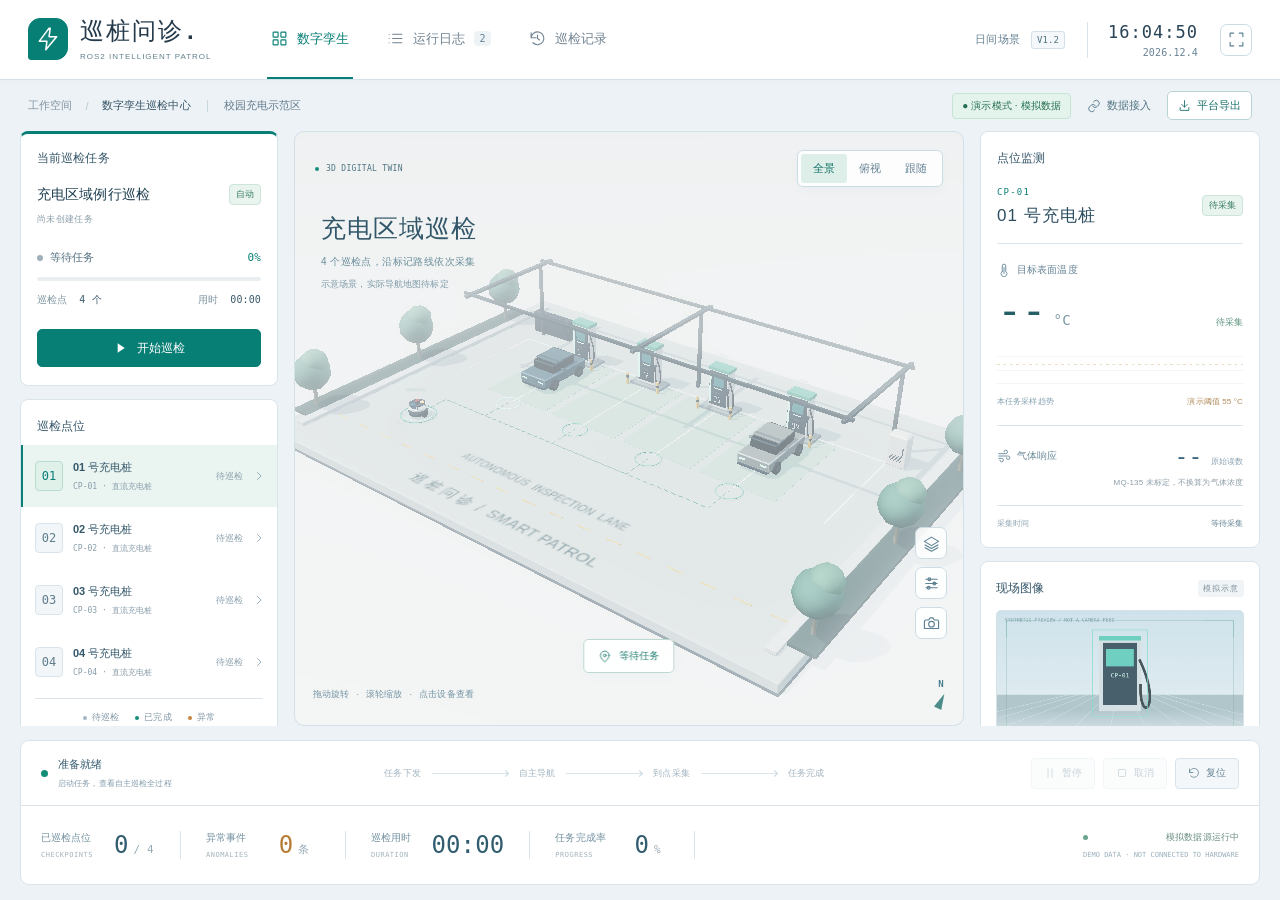
<file: index.html>
<!doctype html>
<html lang="zh-CN" class="pt-standalone">
<head>
  <meta charset="utf-8">
  <meta name="viewport" content="width=device-width, initial-scale=1">
  <meta name="theme-color" content="#edf2f6">
  <meta name="description" content="巡桩问诊 · 基于 ROS2 的智能移动巡检与异常预警系统，独立数字孪生演示模块。">
  <title>巡桩问诊 · 数字孪生巡检中心</title>
  <link rel="icon" href="data:image/svg+xml,%3Csvg xmlns='http://www.w3.org/2000/svg' viewBox='0 0 32 32'%3E%3Crect width='32' height='32' rx='9' fill='%230b1119'/%3E%3Cpath d='M18 4 8 18h7l-1 10 10-15h-8z' fill='%2349dbc3'/%3E%3C/svg%3E">
  <link rel="stylesheet" href="./styles.css">
  <link rel="stylesheet" href="./theme-day.css">
  <script type="importmap">{"imports":{"three":"./vendor/three.module.js","three/addons/":"./vendor/"}}</script>
</head>
<body>
  <div id="patrol-twin"></div>
  <noscript>请启用 JavaScript 以运行巡桩问诊数字孪生。</noscript>
  <script type="module" src="./src/main.js"></script>
</body>
</html>
</file>
<file: styles.css>
html.pt-standalone{color-scheme:dark;font-family:Inter,"PingFang SC","Microsoft YaHei","Noto Sans CJK SC",sans-serif;background:#0b1119;color:#d8e2e9;font-synthesis:none}
.pt-app,.pt-app *{box-sizing:border-box}.pt-standalone body{margin:0}.pt-app button,.pt-app input{font:inherit}.pt-app button{cursor:pointer}.pt-app button:disabled{cursor:not-allowed}.pt-app button:focus-visible,.pt-app a:focus-visible,.pt-app input:focus-visible,.pt-app canvas:focus-visible{outline:2px solid #65e5c8;outline-offset:3px}.pt-app [hidden]{display:none!important}
.pt-app{--bg:#0b1119;--panel:rgba(17,26,36,.93);--border:rgba(136,166,186,.12);--text:#d8e2e9;--muted:#718796;--green:#50dbba;--amber:#f3b467;position:relative;min-width:360px;height:100dvh;min-height:740px;display:flex;flex-direction:column;background:var(--bg);overflow:hidden;font-family:Inter,"PingFang SC","Microsoft YaHei","Noto Sans CJK SC",sans-serif;font-size:12px;color:var(--text);letter-spacing:.01em}
.pt-app button,.pt-app a{-webkit-tap-highlight-color:transparent}.pt-app button{color:inherit}.pt-app button:disabled{opacity:.35}.pt-app button svg,.pt-app a svg{width:17px;height:17px;flex-shrink:0}.pt-app button{transition:background .16s,border-color .16s,color .16s;touch-action:manipulation}.pt-app button:hover:not(:disabled){color:#e4fff6}.pt-app strong,.pt-app b{font-weight:600}.pt-app small{font-size:10px}.pt-app a{color:inherit;text-decoration:none}.pt-app p,.pt-app h1,.pt-app h2{margin:0}.pt-muted{color:var(--muted)}
.pt-header{height:80px;min-height:80px;border-bottom:1px solid var(--border);display:flex;align-items:center;padding:0 28px;gap:56px;background:#0e151e;z-index:3}.pt-brand{display:flex;gap:12px;align-items:center;flex-shrink:0}.pt-logo{width:40px;height:42px;border-radius:11px;background:linear-gradient(145deg,#204b45,#15302e);border:1px solid #377b68;display:grid;place-items:center;box-shadow:0 0 25px #36ddaf0c}.pt-brand .pt-logo svg{width:26px;height:26px;color:#71f6ce;stroke-width:1.4;fill:#4ccfa512}.pt-brand strong{font-size:24px;letter-spacing:3px;display:block;line-height:1.1}.pt-brand-accent{color:#6ce6c5}.pt-brand-dot{color:#6ce6c5;letter-spacing:0;margin-left:3px}.pt-brand small{display:block;font-size:8px;letter-spacing:2.1px;color:#718b97;margin-top:8px}.pt-nav{display:flex;align-self:stretch;gap:30px}.pt-nav button{background:transparent;border:0;border-bottom:2px solid transparent;padding:0 4px;display:flex;align-items:center;gap:9px;font-size:13px;color:#8193a0;white-space:nowrap}.pt-nav button.active{color:#7be8c9;border-bottom-color:#58d7b4}.pt-nav-count{font:10px ui-monospace,Consolas,monospace;background:#223038;border-radius:4px;padding:2px 5px}.pt-header-right{margin-left:auto;display:flex;align-items:center;gap:22px}.pt-environment{font-size:11px;color:#748998;white-space:nowrap}.pt-environment span{font:9px ui-monospace,monospace;color:#92a4b2;border:1px solid var(--border);padding:3px 5px;border-radius:3px;margin-left:8px}.pt-clock{text-align:right;padding-left:20px;border-left:1px solid var(--border)}.pt-clock b{display:block;font:17px ui-monospace,Consolas,monospace;letter-spacing:1px}.pt-clock small{display:block;font:10px ui-monospace,monospace;color:#748998;margin-top:5px}
.pt-icon-button{display:inline-grid;place-items:center;width:32px;height:32px;background:#13212bd9;border:1px solid #8aa6b526;border-radius:7px;color:#91a5b4!important;flex-shrink:0}.pt-icon-button:hover{background:#244139!important;border-color:#4e8c78}.pt-text-button{display:inline-flex;gap:6px;align-items:center;background:transparent;border:0;color:#8b9fae!important;padding:0;font-size:11px}.pt-text-button svg{width:14px!important;height:14px!important}.pt-subheader{height:51px;min-height:51px;display:flex;align-items:center;justify-content:space-between;padding:0 28px;font-size:11px;background:#0d141c;z-index:2}.pt-subheader>div{display:flex;align-items:center;gap:13px}.pt-breadcrumb{color:#6b7d8b}.pt-slash{color:#3a4b58}.pt-separator{height:12px;width:1px;background:#354451;margin:0 3px}.pt-subheader-right{gap:23px!important}.pt-mode-badge{color:#6ddab9;font-size:10px;background:#294d3d38;border:1px solid #54d4a82b;border-radius:4px;padding:5px 9px}.pt-mode-badge.live{color:#edbc72;background:#71532a29;border-color:#d8a15342}
.pt-workspace{position:relative;display:grid;grid-template-columns:258px minmax(0,1fr) 280px;gap:15px;flex:1;min-height:0;padding:0 20px 14px}.pt-sidebar{display:flex;flex-direction:column;gap:13px;min-height:0;overflow-y:auto;scrollbar-width:thin;scrollbar-color:#30434d transparent;z-index:1}.pt-panel{border:1px solid var(--border);border-radius:9px;background:linear-gradient(135deg,#16212cdd,#101923ee);padding:17px 16px;box-shadow:0 8px 24px #0000000e}.pt-section-title{display:flex;justify-content:space-between;align-items:center;font-size:12px;font-weight:600;margin-bottom:17px}.pt-kicker{font:8px ui-monospace,SFMono-Regular,Consolas,monospace;letter-spacing:1.3px;color:#5c788a;font-weight:400}.pt-mission-name{font-size:14px;display:flex;align-items:center;justify-content:space-between;gap:8px}.pt-tiny-tag{font-size:9px;font-weight:400;color:#6ad5b3;background:#24503e39;border:1px solid #4d9d752e;padding:3px 6px;border-radius:4px;white-space:nowrap}.pt-mission-id{font:9px ui-monospace,monospace;color:#587183;margin-top:8px;letter-spacing:.3px}.pt-mission-status{display:flex;align-items:center;gap:7px;margin-top:24px;font-size:11px}.pt-mission-status>i{width:6px;height:6px;border-radius:50%;background:#667a87}.pt-mission-status>i.running{background:#55dcb7;box-shadow:0 0 8px #55dcb744}.pt-mission-status>i.paused{background:#e4b167}.pt-mission-status>b{font-size:11px;color:#aabec8}.pt-mission-status>span{margin-left:auto;font:11px ui-monospace,monospace;color:#69dbbb}.pt-progress{height:4px;background:#26353d;border-radius:2px;margin-top:12px;overflow:hidden}.pt-progress>i{height:100%;width:0;background:linear-gradient(90deg,#278d81,#65e5bc);display:block;transition:width .3s}.pt-mission-meta{display:flex;justify-content:space-between;font-size:10px;color:#69818f;margin-top:12px}.pt-mission-meta b{font:10px ui-monospace,monospace;color:#b9cbd3;margin-left:9px}.pt-primary{display:flex;align-items:center;justify-content:center;gap:8px;background:#59d5b1;color:#0c2823!important;border:1px solid #79e7c8;border-radius:5px;min-height:38px;padding:8px 15px;font-size:12px;font-weight:600;box-shadow:0 3px 14px #4ed6ab0c}.pt-primary:hover:not(:disabled){background:#84eccb!important;color:#0c2823!important}.pt-start-large{width:100%;margin-top:22px;font-size:12px}.pt-start-large span{margin-left:auto;font:8px ui-monospace,monospace;letter-spacing:.2px;opacity:.65}.pt-start-large svg{width:14px!important;height:14px!important;fill:currentColor;stroke-width:0}.pt-start-large:disabled{background:#263e3b;border-color:#37524c;color:#8db3a7!important;opacity:.75!important}
.pt-points-panel{padding:17px 0 13px}.pt-points-panel .pt-section-title{padding:0 16px;margin-bottom:10px}.pt-point{display:flex;align-items:center;gap:10px;padding:15px 12px;width:100%;text-align:left;border:0;border-left:2px solid transparent;background:transparent}.pt-point:hover{background:#263c4144}.pt-point.selected{background:linear-gradient(90deg,#2e5d542e,#24413d0a);border-left-color:#56ddba}.pt-point-number{font:12px ui-monospace,Consolas,monospace;color:#5f7b8b;display:grid;place-items:center;width:28px;height:30px;border:1px solid #68838a2a;border-radius:5px;background:#122029}.pt-point.selected .pt-point-number{color:#66d9bd;border-color:#397c6a6e;background:#234b3e49}.pt-point-text{display:flex;flex-direction:column;gap:6px;flex:1}.pt-point-text strong{font-size:11px}.pt-point-text small{font:8px ui-monospace,"Microsoft YaHei",monospace;color:#657c8c;white-space:nowrap}.pt-point-state{font-size:9px;color:#647b88;white-space:nowrap}.pt-point-state.done{color:#66cdae}.pt-point-state.warning{color:var(--amber)}.pt-point>svg{width:12px!important;height:12px!important;color:#607785}.pt-point-legend{display:flex;justify-content:center;gap:16px;border-top:1px solid var(--border);padding-top:12px;margin:5px 14px 0;font-size:9px;color:#78909d}.pt-point-legend span{display:flex;align-items:center;gap:5px}.pt-point-legend i{display:block;width:4px;height:4px;border-radius:50%;background:#667c89}.pt-point-legend i.green{background:#65d7b5}.pt-point-legend i.orange{background:#efb361}.pt-robot-identity{display:flex;align-items:center;gap:10px}.pt-robot-symbol{width:38px;height:38px;display:grid;place-items:center;border:1px solid #3b637352;background:#25435240;border-radius:8px;color:#7db8ca}.pt-robot-symbol svg{width:25px;height:25px}.pt-robot-identity strong{font:11px ui-monospace,monospace;letter-spacing:.6px}.pt-robot-identity small{display:block;font-size:9px;color:#698190;margin-top:6px}.pt-robot-identity .pt-tiny-tag{margin-left:auto}.pt-robot-metrics{display:flex;justify-content:space-between;margin-top:20px;font-size:9px;color:#8399a7}.pt-robot-metrics>span{display:flex;align-items:center;gap:5px}.pt-robot-metrics svg{width:12px;height:12px;color:#7896a3}.pt-robot-metrics b{font-size:10px;color:#b0c6d0;margin-left:2px}.pt-coordinate{margin-top:15px;padding:10px 11px;background:#0d1821;border:1px solid #6f94a318;border-radius:5px;display:flex;justify-content:space-between;font:9px ui-monospace,monospace;color:#486a7c}.pt-coordinate b{color:#809ba9;font-weight:400;margin-left:7px}.pt-side-note{font-size:10px;color:#516b7b;padding:4px 6px;display:flex;flex-wrap:wrap;align-items:center;gap:6px}.pt-side-note>svg{width:13px;height:13px}.pt-side-note>span{flex-basis:100%;padding-left:19px;font-size:9px;color:#405969}
.pt-viewport{min-width:0;position:relative;border:1px solid #50728523;border-radius:10px;overflow:hidden;background:#101b25}.pt-scene-host{position:absolute;inset:0}.pt-scene-host canvas{display:block;width:100%;height:100%;touch-action:none}.pt-scene-top{position:absolute;top:17px;left:18px;right:18px;display:flex;align-items:center;justify-content:space-between;gap:10px;pointer-events:none}.pt-scene-caption{display:flex;align-items:center;gap:7px;font:8px ui-monospace,monospace;letter-spacing:1.2px;color:#94b6bf;flex-wrap:wrap}.pt-scene-caption small{display:block;flex-basis:100%;padding-left:11px;font:7px ui-monospace,monospace;letter-spacing:1px;color:#4f7484}.pt-live-dot{width:4px;height:4px;background:#63d9ba;border-radius:50%;box-shadow:0 0 7px #63d9ba77}.pt-view-switch{display:flex;background:#0e1a23c9;padding:3px;border:1px solid #658e9b2b;border-radius:6px;pointer-events:auto;backdrop-filter:blur(12px);flex-shrink:0}.pt-view-switch button{background:transparent;border:0;padding:7px 12px;color:#7894a3;font-size:10px;border-radius:3px}.pt-view-switch button.active{background:#2b4f4a7a;color:#86e0c8}.pt-scene-label{position:absolute;top:83px;left:27px;pointer-events:none;text-shadow:0 2px 10px #101b25}.pt-scene-label>.pt-kicker{font-size:8px;letter-spacing:2px;color:#608a99}.pt-scene-label h1{font-size:25px;line-height:1.6;letter-spacing:2px;font-weight:400;margin-top:8px;color:#c6dbe1}.pt-scene-label h1 span{display:block;color:#6fc8b5}.pt-scene-label p{font-size:9px;letter-spacing:2px;margin-top:10px;color:#658796}.pt-scene-tools{position:absolute;right:16px;bottom:86px;display:flex;flex-direction:column;gap:8px}.pt-scene-tools .pt-icon-button{background:#10212be0;backdrop-filter:blur(8px)}.pt-scene-bottom{position:absolute;bottom:16px;left:18px;right:18px;display:flex;justify-content:space-between;align-items:center;pointer-events:none}.pt-scene-help{font-size:8px;color:#527484}.pt-scene-help>span{padding:0 7px}.pt-compass{display:flex;flex-direction:column;align-items:center;gap:4px;color:#7fabae;font:9px ui-monospace,monospace}.pt-compass i{display:block;width:0;height:0;border-left:4px solid transparent;border-right:4px solid transparent;border-bottom:16px solid #75b3b0;transform:rotate(25deg)}.pt-target-pill{position:absolute;bottom:52px;left:50%;transform:translateX(-50%);padding:9px 14px;border:1px solid #5b9b8b30;background:#102a2ad9;border-radius:5px;display:flex;align-items:center;gap:8px;white-space:nowrap;backdrop-filter:blur(12px);color:#88c9b8;font-size:10px;pointer-events:none}.pt-target-pill svg{width:13px;height:13px}.pt-render-error{position:absolute;inset:20%;padding:25px;display:flex;flex-direction:column;justify-content:center;gap:15px;text-align:center;background:#11212def;border:1px solid #526b7c;border-radius:12px;line-height:1.8}.pt-render-error p{font-size:11px;overflow-wrap:anywhere;color:#dcba89}.pt-render-error small{color:#829cab}
.pt-insight-panel .pt-section-title{margin-bottom:17px}.pt-insight-heading{display:flex;justify-content:space-between;align-items:center;border-bottom:1px solid var(--border);padding-bottom:16px}.pt-insight-heading>div>span{font:9px ui-monospace,monospace;color:#6dbba8;letter-spacing:1.2px}.pt-insight-heading h2{font-size:17px;font-weight:500;margin-top:6px;letter-spacing:1px}.pt-reading{margin-top:19px}.pt-reading>span{display:flex;align-items:center;gap:6px;font-size:10px;color:#8ba0ae}.pt-reading>span svg{width:14px;height:14px;color:#7b9da9}.pt-reading>div{display:flex;align-items:baseline;gap:8px;margin-top:9px}.pt-reading strong{font:42px ui-monospace,Consolas,monospace;letter-spacing:-2px;color:#c9e3e1;line-height:1.2}.pt-reading small{font:14px ui-monospace,monospace;color:#8ca7b1}.pt-reading-state{font-size:9px;margin-left:auto;color:#78b7a5}.pt-reading.warning strong,.pt-reading.warning .pt-reading-state{color:#f0b369}.pt-reading canvas{width:100%;height:40px;margin-top:12px;display:block}.pt-chart-labels{display:flex!important;justify-content:space-between;font-size:8px;color:#547380;margin-top:8px!important}.pt-chart-labels span:last-child{color:#9a825f}.pt-gas-reading{display:flex;justify-content:space-between;align-items:center;border-top:1px solid var(--border);padding-top:17px;margin-top:18px}.pt-gas-reading>span{font-size:10px;color:#8ca3af;display:flex;align-items:center;gap:6px}.pt-gas-reading svg{width:14px;height:14px}.pt-gas-reading b{font:23px ui-monospace,monospace;color:#bfd6df}.pt-gas-reading small{font-family:"Microsoft YaHei",sans-serif;font-size:8px;color:#60818f;margin-left:8px}.pt-data-note{font-size:8px;color:#617683;margin-top:8px!important;text-align:right}.pt-update-time{display:flex;justify-content:space-between;color:#536c7a;font-size:8px;border-top:1px solid var(--border);margin-top:17px;padding-top:12px}.pt-update-time>span{font-family:ui-monospace,monospace;color:#738b98}.pt-camera-panel{padding:15px}.pt-camera-panel .pt-section-title{margin-bottom:13px}.pt-camera-tag{font:8px ui-monospace,"Microsoft YaHei",monospace;letter-spacing:1px;color:#798c99;background:#27333d;padding:3px 5px;border-radius:3px}.pt-camera-frame{position:relative;aspect-ratio:1.85;border:1px solid #50697938;border-radius:5px;overflow:hidden;background:#10202b}.pt-camera-frame canvas,.pt-camera-frame img{display:block;width:100%;height:100%;object-fit:cover}.pt-camera-caption{position:absolute;bottom:0;left:0;right:0;background:linear-gradient(0deg,#091721f0,#09172100);padding:15px 8px 7px;font-size:8px;color:#a1b6bf;text-align:center}.pt-camera-corners{position:absolute;inset:9px;pointer-events:none;border:1px solid #679a9333}.pt-camera-corners:before,.pt-camera-corners:after{content:"";position:absolute;inset:-1px;pointer-events:none;border:1px solid #70b9a577;clip-path:polygon(0 0,13% 0,13% 1%,1% 1%,1% 15%,0 15%,0 0,100% 0,100% 15%,99% 15%,99% 1%,87% 1%,87% 0)}.pt-camera-corners:after{transform:rotate(180deg)}.pt-alert-panel{flex:1;min-height:140px}.pt-alert-count{background:#5a472a46;border:1px solid #b9924b33;padding:1px 6px;border-radius:4px;font:10px ui-monospace,monospace;color:#e4b373}.pt-empty-alert{display:flex;align-items:center;gap:11px;padding:13px 0;color:#597785}.pt-empty-alert>svg{width:29px;height:29px;border:1px solid #42695b;border-radius:50%;padding:6px;color:#72b59b}.pt-empty-alert>span{font-size:10px;color:#9ab1bc}.pt-empty-alert small{display:block;font-size:8px;color:#5d7988;margin-top:7px}.pt-alert-item{display:flex;align-items:flex-start;gap:8px;background:#5b41231f;border:1px solid #b5874738;border-radius:5px;padding:11px 9px;margin-bottom:8px}.pt-alert-item>svg{width:14px;height:14px;color:#e6ad66;flex-shrink:0}.pt-alert-item>div{flex:1}.pt-alert-item strong{font-size:10px;color:#e5b981;line-height:1.5}.pt-alert-item small,.pt-alert-item>div>span{display:block;font-size:8px;color:#9f8e78;margin-top:6px}.pt-alert-item .pt-text-button{font-size:8px;white-space:nowrap;margin-top:3px}
.pt-footer{margin:0 20px 15px;border:1px solid var(--border);border-radius:9px;background:#101a24;z-index:2;flex-shrink:0;overflow:hidden}.pt-control-strip{height:65px;display:flex;align-items:center;padding:0 20px;border-bottom:1px solid var(--border);gap:20px}.pt-control-title{display:flex;align-items:center;gap:10px;min-width:230px}.pt-control-led{width:7px;height:7px;background:#68dfb8;border-radius:50%;box-shadow:0 0 12px #68dfb833}.pt-control-title strong{font-size:11px;display:block}.pt-control-title small{font:8px ui-monospace,"Microsoft YaHei",monospace;color:#68818f;margin-top:6px;display:block}.pt-timeline{display:flex;align-items:center;gap:11px;margin:auto;width:40%;max-width:440px;color:#536f80;font-size:9px}.pt-timeline span{white-space:nowrap}.pt-timeline span.active{color:#6ac8ac}.pt-timeline i{flex:1;min-width:10px;height:1px;background:#304651;position:relative}.pt-timeline i:after{content:"";width:4px;height:4px;border-top:1px solid #304651;border-right:1px solid #304651;transform:rotate(45deg);position:absolute;right:0;top:-1.5px}.pt-control-actions{display:flex;gap:8px;margin-left:auto}.pt-control-actions>button{display:flex;align-items:center;gap:6px;background:#1c2a35;border:1px solid #637f9026;border-radius:4px;font-size:10px;min-height:31px;padding:5px 12px;color:#9cabb8}.pt-control-actions>button svg{width:12px;height:12px}.pt-stat-strip{height:78px;display:flex;align-items:center;padding:0 20px;gap:25px}.pt-stat-strip>div:not(.pt-data-status){display:grid;grid-template-columns:auto auto;column-gap:20px;row-gap:6px;min-width:140px;padding-right:25px;border-right:1px solid var(--border);align-items:center}.pt-stat-strip>div>span:first-child{font-size:10px;color:#829ba9}.pt-stat-strip strong{font:24px ui-monospace,Consolas,monospace;grid-row:span 2}.pt-stat-strip strong b{font-weight:400}.pt-stat-strip strong small{font-size:11px;color:#637d8b;margin-left:5px}.pt-stat-caption{font:7px ui-monospace,monospace;letter-spacing:1.2px;color:#466575}.pt-amber{color:#e8b66f}.pt-data-status{margin-left:auto;display:grid;grid-template-columns:6px 1fr;gap:7px 8px;text-align:right;align-items:center}.pt-data-status>i{width:5px;height:5px;border-radius:50%;background:#66c6a8}.pt-data-status>i.offline{background:#d8aa6f}.pt-data-status>span{font-size:9px;color:#8ba69f}.pt-data-status>small{grid-column:span 2;font:7px ui-monospace,monospace;color:#536e7e;letter-spacing:.3px}
.pt-toast{position:absolute;left:50%;bottom:184px;transform:translateX(-50%);padding:13px 19px;border:1px solid #4c9c8399;border-radius:7px;background:#16352ff2;box-shadow:0 8px 25px #0005;color:#c8e8df;font-size:12px;z-index:20;max-width:90%;line-height:1.6;backdrop-filter:blur(12px)}.pt-dialog{width:min(760px,calc(100vw - 40px));max-height:85dvh;background:#101c27;color:var(--text);border:1px solid #4c6a7c88;border-radius:14px;padding:0;box-shadow:0 30px 120px #0009;scrollbar-width:thin;scrollbar-color:#304754 transparent}.pt-dialog::backdrop{background:#040c13ab;backdrop-filter:blur(7px)}.pt-dialog-header{display:flex;justify-content:space-between;align-items:center;padding:24px 27px;border-bottom:1px solid var(--border);position:sticky;top:0;background:#111f2a;z-index:1}.pt-dialog-header h2{font-size:21px;font-weight:500;margin-top:7px}.pt-dialog-content{padding:25px 27px}.pt-dialog-description{font-size:12px;line-height:1.9;color:#95adbc;margin-bottom:22px!important}.pt-log-list{max-height:45vh;overflow:auto}.pt-log-row{display:flex;gap:14px;align-items:flex-start;padding:13px 0;border-bottom:1px solid var(--border);font-size:12px}.pt-log-row time{font:10px ui-monospace,monospace;color:#6a879a;padding-top:2px;flex-shrink:0}.pt-log-type{color:#7bcfb2;font-size:9px;background:#2f544947;padding:2px 5px;border-radius:3px;white-space:nowrap}.pt-log-row p{line-height:1.5;color:#bacbd4}.pt-secondary{display:inline-flex;align-items:center;gap:7px;background:#1c2d3a;border:1px solid #4c687a66;border-radius:5px;padding:10px 15px;font-size:12px;color:#bed2dc}.pt-history-list{max-height:45vh;overflow:auto;margin-bottom:20px}.pt-history-card{padding:18px;border:1px solid var(--border);border-radius:7px;margin-bottom:12px;background:#172733}.pt-history-card>div:first-child{display:flex;justify-content:space-between;gap:10px}.pt-history-card>div>b{font:12px ui-monospace,monospace}.pt-history-card>small{display:block;color:#638195;font-size:10px;margin:9px 0}.pt-history-card p{color:#9bb7c4;margin:12px 0;font-size:12px}.pt-history-card>div:last-child{display:flex;gap:9px;flex-wrap:wrap}.pt-history-card>div:last-child>span{background:#183e3544;color:#79c5ac;padding:7px;font:9px ui-monospace,monospace;border-radius:4px}.pt-history-card .warning{background:#4d362433!important;color:#d9a56b!important}.pt-dialog-empty{padding:40px 15px;text-align:center;color:#7892a2}.pt-mode-options{display:grid;grid-template-columns:1fr 1fr;gap:12px}.pt-mode-options button{text-align:left;border:1px solid #3e596c80;background:#152733;border-radius:8px;padding:20px 17px}.pt-mode-options button.selected{border-color:#5fd8b399;background:#234b3e4d}.pt-mode-options strong{display:block;font-size:14px;color:#c1ddd4}.pt-mode-options span{display:block;font-size:10px;color:#71938e;line-height:1.7;margin-top:10px}.pt-connection-form{margin-top:25px;padding-top:23px;border-top:1px solid var(--border)}.pt-connection-form label{display:block;font-size:12px;margin-bottom:10px}.pt-connection-form input{display:block;width:100%;background:#0c1923;border:1px solid #3f5b6d99;padding:12px;border-radius:5px;color:#c5dee6;font:12px ui-monospace,monospace}.pt-connection-form>small{display:block;color:#748f9e;margin-top:10px;line-height:1.8;font-size:10px}.pt-connection-form>div{display:flex;gap:10px;align-items:center;margin-top:18px}.pt-connection-form>div>span{color:#92a8b3;margin-left:auto;font-size:11px}.pt-interface-note{background:#b5813920;border:1px solid #ad813841;padding:17px;margin-top:24px;border-radius:6px;font-size:11px;line-height:1.9;color:#9d967d}.pt-interface-note strong{color:#d5b67b}.pt-interface-note p{margin-top:8px}
@media(min-width:1600px){.pt-workspace{grid-template-columns:290px minmax(0,1fr) 315px;gap:20px;padding:0 27px 20px}.pt-header{padding:0 34px}.pt-subheader{padding:0 34px;height:58px;min-height:58px}.pt-panel{padding:20px}.pt-points-panel{padding:20px 0 15px}.pt-point{padding:19px 16px}.pt-point-text strong{font-size:12px}.pt-point-text small{font-size:9px}.pt-point-state{font-size:10px}.pt-section-title{font-size:13px}.pt-mission-name{font-size:15px}.pt-mission-status{margin-top:28px}.pt-start-large{margin-top:25px;height:42px}.pt-scene-label{top:93px;left:34px}.pt-scene-label h1{font-size:30px}.pt-insight-heading h2{font-size:19px}.pt-reading strong{font-size:48px}.pt-reading canvas{height:49px}.pt-footer{margin:0 27px 20px}.pt-stat-strip{gap:35px}.pt-stat-strip>div:not(.pt-data-status){min-width:170px;padding-right:35px}.pt-control-strip{height:70px}.pt-stat-strip{height:85px}.pt-side-note{margin-top:4px}}
@media(max-width:1200px){.pt-header{gap:28px;padding:0 20px}.pt-nav{gap:17px}.pt-header-right{gap:12px}.pt-environment{display:none}.pt-workspace{grid-template-columns:225px minmax(0,1fr) 245px;gap:10px;padding:0 12px 12px}.pt-panel{padding:14px 12px}.pt-points-panel{padding:14px 0}.pt-point{padding:14px 8px;gap:7px}.pt-point-text small{font-size:7px}.pt-point>svg{display:none}.pt-point-state{font-size:8px}.pt-point-number{width:24px}.pt-kicker{font-size:7px;letter-spacing:.6px}.pt-mission-name{font-size:12px}.pt-start-large span{font-size:7px}.pt-scene-label{left:20px;top:83px}.pt-scene-label h1{font-size:21px}.pt-scene-caption{font-size:7px;letter-spacing:.5px}.pt-scene-caption small{display:none}.pt-view-switch button{padding:6px 9px}.pt-scene-top{left:13px;right:13px}.pt-footer{margin:0 12px 12px}.pt-control-title{min-width:210px}.pt-control-strip{padding:0 14px;gap:10px}.pt-control-actions>button{padding:5px 8px}.pt-timeline{gap:7px;font-size:8px}.pt-stat-strip{gap:18px;padding:0 14px}.pt-stat-strip>div:not(.pt-data-status){min-width:122px;padding-right:18px;column-gap:12px}.pt-stat-strip strong{font-size:22px}.pt-data-status>small{font-size:6px;letter-spacing:0}.pt-data-status>span{font-size:8px}.pt-scene-help{font-size:7px}.pt-scene-help>span{padding:0 4px}.pt-camera-caption{font-size:7px}}
@media(max-height:850px) and (min-width:1000px){.pt-app{min-height:690px}.pt-header{height:66px;min-height:66px}.pt-subheader{height:43px;min-height:43px}.pt-panel{padding-top:13px;padding-bottom:13px}.pt-section-title{margin-bottom:12px}.pt-mission-status{margin-top:16px}.pt-start-large{margin-top:15px}.pt-point{padding-top:12px;padding-bottom:12px}.pt-sidebar{gap:10px}.pt-robot-metrics{margin-top:13px}.pt-coordinate{margin-top:10px;padding:8px}.pt-side-note{display:none}.pt-insight-heading{padding-bottom:12px}.pt-reading{margin-top:13px}.pt-reading strong{font-size:35px}.pt-reading canvas{height:30px;margin-top:7px}.pt-gas-reading{padding-top:12px;margin-top:11px}.pt-update-time{margin-top:10px;padding-top:9px}.pt-camera-panel{padding:12px}.pt-camera-frame{aspect-ratio:2.2}.pt-alert-panel{min-height:120px}.pt-control-strip{height:56px}.pt-stat-strip{height:68px}.pt-scene-label h1{font-size:22px}}
@media(max-width:999px){.pt-app{height:auto;min-height:100dvh;overflow:visible}.pt-header{height:70px;min-height:70px;gap:20px;flex-wrap:wrap}.pt-brand strong{font-size:20px}.pt-brand small{font-size:7px;letter-spacing:1.5px}.pt-logo{width:34px;height:36px}.pt-nav{gap:15px;margin-left:auto}.pt-nav button{font-size:11px;gap:5px}.pt-header-right{margin-left:0}.pt-clock{display:none}.pt-header-right .pt-icon-button{width:29px;height:29px}.pt-subheader{height:46px;min-height:46px;padding:0 18px}.pt-breadcrumb,.pt-slash,.pt-separator,.pt-subheader .pt-muted{display:none}.pt-workspace{grid-template-columns:235px 1fr;gap:12px;padding:0 15px 15px;flex:none}.pt-left{grid-column:1;grid-row:1;height:650px}.pt-viewport{grid-column:2;grid-row:1;height:650px}.pt-right{grid-column:span 2;display:grid;grid-template-columns:1.2fr 1fr;overflow:visible}.pt-right .pt-insight-panel{grid-row:span 2}.pt-insight-panel .pt-reading canvas{height:60px}.pt-camera-frame{aspect-ratio:2.5}.pt-alert-panel{min-height:135px}.pt-robot-panel{flex:1}.pt-side-note{display:none}.pt-scene-label h1{font-size:23px}.pt-scene-caption{display:none}.pt-scene-top{justify-content:flex-end}.pt-footer{margin:0 15px 15px}.pt-timeline{display:none}.pt-stat-strip{flex-wrap:wrap;height:auto;padding:18px;gap:20px}.pt-stat-strip>div:not(.pt-data-status){flex:1;min-width:130px}.pt-data-status{flex-basis:100%;display:flex;justify-content:flex-end;flex-wrap:wrap}.pt-data-status>small{margin-left:8px}.pt-toast{position:fixed;bottom:25px}.pt-control-title{min-width:0;flex:1}.pt-control-title small{font-size:7px}}
@media(max-width:620px){.pt-header{padding:0 14px;gap:9px;height:69px;min-height:69px}.pt-brand{gap:8px}.pt-brand strong{font-size:18px;letter-spacing:2px}.pt-brand small{font-size:6px;letter-spacing:1px;margin-top:6px}.pt-nav{gap:7px}.pt-nav button{font-size:0;padding:0 5px}.pt-nav button svg{width:19px;height:19px}.pt-nav-count{display:none}.pt-header-right{display:none}.pt-subheader{font-size:10px;padding:0 13px}.pt-subheader>div{gap:7px}.pt-subheader-right{gap:8px!important}.pt-mode-badge{font-size:8px;padding:5px}.pt-text-button{font-size:9px}.pt-workspace{grid-template-columns:1fr;padding:0 10px 10px;gap:10px}.pt-viewport{grid-column:1;grid-row:1;height:470px}.pt-left{grid-column:1;grid-row:2;height:auto;display:grid;grid-template-columns:1fr 1fr;gap:10px;overflow:visible}.pt-mission-panel{grid-column:1}.pt-points-panel{grid-column:2;grid-row:1 / span 2}.pt-robot-panel{grid-column:1}.pt-left .pt-panel{padding-left:11px;padding-right:11px}.pt-points-panel{padding-left:0!important;padding-right:0!important}.pt-points-panel .pt-section-title{padding:0 10px}.pt-kicker{font-size:6px;letter-spacing:.3px}.pt-section-title{font-size:10px;gap:3px}.pt-mission-name{font-size:10px;gap:4px}.pt-mission-id{font-size:7px}.pt-tiny-tag{font-size:7px;padding:3px 4px}.pt-mission-status{margin-top:17px}.pt-mission-status>b{font-size:9px}.pt-start-large{padding:8px 9px;font-size:10px;margin-top:16px}.pt-start-large span{display:none}.pt-mission-meta{font-size:8px}.pt-mission-meta b{font-size:8px;margin-left:3px}.pt-point{padding:18px 7px;gap:6px;flex-wrap:wrap}.pt-point-number{width:24px;height:29px;font-size:10px}.pt-point-text strong{font-size:9px}.pt-point-text small{font-size:6px}.pt-point-state{margin-left:auto;font-size:8px}.pt-point-legend{gap:9px;margin:5px 8px 0;font-size:7px}.pt-robot-identity{gap:6px;flex-wrap:wrap}.pt-robot-symbol{width:29px;height:32px}.pt-robot-symbol svg{width:20px;height:20px}.pt-robot-identity strong{font-size:9px;letter-spacing:0}.pt-robot-identity small{font-size:7px}.pt-robot-identity .pt-tiny-tag{display:none}.pt-robot-metrics{gap:5px;flex-wrap:wrap;font-size:8px;margin-top:12px}.pt-robot-metrics b{font-size:8px}.pt-coordinate{font-size:8px;padding:8px 5px}.pt-coordinate b{margin-left:3px}.pt-right{grid-column:1;grid-template-columns:1fr;gap:10px}.pt-right .pt-insight-panel{grid-row:auto}.pt-insight-panel .pt-reading canvas{height:65px}.pt-insight-heading h2{font-size:18px}.pt-reading strong{font-size:44px}.pt-camera-frame{aspect-ratio:2}.pt-alert-panel{min-height:130px}.pt-footer{margin:0 10px 10px}.pt-control-strip{padding:10px 12px;height:auto;min-height:65px;gap:8px;flex-wrap:wrap}.pt-control-title{flex-basis:100%;padding-bottom:8px}.pt-control-title small{font-size:8px}.pt-control-actions{margin-left:0;width:100%;justify-content:space-between}.pt-control-actions button{justify-content:center;flex:1}.pt-stat-strip{gap:17px 10px;padding:16px 12px}.pt-stat-strip>div:not(.pt-data-status){min-width:calc(50% - 20px);padding-right:12px;column-gap:9px;grid-template-columns:1fr auto}.pt-stat-strip>div>span:first-child{font-size:9px}.pt-stat-strip strong{font-size:25px}.pt-stat-caption{font-size:6px}.pt-data-status{font-size:8px;justify-content:center}.pt-data-status>small{margin-left:0;font-size:6px}.pt-scene-label{top:76px;left:20px}.pt-scene-label h1{font-size:24px}.pt-scene-label>.pt-kicker{font-size:7px}.pt-dialog-content,.pt-dialog-header{padding:20px}.pt-mode-options{grid-template-columns:1fr}.pt-mode-options button{padding:15px}.pt-log-row{gap:9px}.pt-log-row p{font-size:10px}.pt-history-card>div>b{font-size:9px}.pt-interface-note{font-size:10px}}
@media(prefers-reduced-motion:reduce){.pt-app *{transition:none!important;scroll-behavior:auto!important}}
</file>
<file: theme-day.css>
/* Daylight operation view. Loaded after the original layout, with equal specificity. */
html.pt-standalone{color-scheme:light;background:#edf2f6;color:#243a4b;font-family:"HarmonyOS Sans SC","Source Han Sans SC","Microsoft YaHei",sans-serif}
.pt-app button:hover:not(:disabled){color:#087f75}
.pt-app{--bg:#edf2f6;--panel:#fff;--border:#dbe4eb;--text:#243a4b;--muted:#637c8e;--green:#087f75;--amber:#b86b1d;background:#edf2f6;font-family:"HarmonyOS Sans SC","Source Han Sans SC","Microsoft YaHei",sans-serif;color:var(--text)}
.pt-header{background:#fff;border-bottom-color:#d5e0e8;box-shadow:0 2px 12px #24415805}.pt-brand-accent,.pt-brand-dot{color:inherit}.pt-brand strong{font-weight:700;letter-spacing:2px}.pt-brand small{letter-spacing:1px;color:#63818d;font-size:8px}.pt-logo{background:#087f75;border-color:#087f75;box-shadow:none;border-radius:12px 12px 12px 3px}.pt-brand .pt-logo svg{color:#fff;fill:#ffffff10}.pt-nav button{color:#718392}.pt-nav button.active{color:#087f75;border-bottom-color:#087f75}.pt-nav-count{background:#eef3f6;color:#668393}.pt-clock b{color:#294456;font-family:"DIN Alternate",Bahnschrift,ui-monospace,monospace}.pt-clock small,.pt-environment{color:#688394}.pt-environment span{color:#537382;border-color:#d3e0e6;background:#f5f8fa}.pt-subheader{background:#edf2f6;color:#365365}.pt-breadcrumb{color:#8094a2}.pt-slash{color:#b7c6d0}.pt-separator{background:#c9d7df}.pt-subheader-right{gap:16px!important}.pt-mode-badge{background:#e4f4ec;border-color:#c4e4d4;color:#246f51}.pt-mode-badge.live{background:#fff4dd;border-color:#ebd3a5;color:#9a671d}.pt-app .pt-text-button{color:#547786!important}.pt-app .pt-text-button:hover:not(:disabled){color:#087f75!important}.pt-platform-button{display:flex;align-items:center;gap:6px;border:1px solid #b9d3d4;background:#fff;border-radius:5px;padding:6px 10px;color:#176e69!important;font-size:10px}.pt-platform-button svg{width:13px!important;height:13px!important}.pt-app .pt-platform-button:hover{background:#e0f2ed!important;color:#075b53!important}
.pt-workspace{gap:16px}.pt-panel{background:#fff;border-color:#d9e4eb;box-shadow:none;border-radius:8px;padding-top:18px;padding-bottom:18px}.pt-section-title{font-weight:700;color:#345568}.pt-section-title>.pt-kicker{display:none}.pt-mission-panel{border-top:3px solid #087f75;padding-top:16px}.pt-mission-name{font-weight:600;color:#1c3e50}.pt-mission-id{color:#8b9eab}.pt-tiny-tag{background:#e9f4ef;border-color:#cce4da;color:#367c63}.pt-mission-status>b{color:#516e7e}.pt-mission-status>span{color:#087f75}.pt-mission-status>i{background:#9db0bc}.pt-mission-status>i.running{background:#138d78;box-shadow:none}.pt-progress{background:#e9eff1}.pt-progress>i{background:#138f7c}.pt-mission-meta{color:#7d93a0}.pt-mission-meta b{color:#3c5b6d}.pt-primary{background:#087f75;border-color:#087f75;color:#fff!important;box-shadow:none;border-radius:5px}.pt-app .pt-primary:hover:not(:disabled){background:#07675e!important;color:#fff!important}.pt-start-large:disabled{background:#edf4f1;border-color:#d3e6dd;color:#7a9d8e!important}.pt-start-large>span{display:none}.pt-start-large svg{margin-right:2px}.pt-points-panel{padding-top:18px}.pt-point:hover{background:#f3f8fa}.pt-point.selected{background:#eaf5f1;border-left-color:#087f75}.pt-point-number{background:#f2f6f9;border-color:#d9e4eb;color:#607d8d;border-radius:4px}.pt-point.selected .pt-point-number{background:#dff1e9;border-color:#b7ddce;color:#087f75}.pt-point-text strong{color:#34576a;font-weight:600}.pt-point-text small{color:#889ca9}.pt-point-state{color:#8ba0ad}.pt-point-state.done{color:#087f75}.pt-point-state.warning{color:#b86b1d}.pt-point>svg{color:#7e9caa}.pt-point-legend{color:#8298a6}.pt-point-legend i{background:#a4b7c4}.pt-point-legend i.green{background:#148e79}.pt-point-legend i.orange{background:#c5853d}.pt-robot-symbol{background:#edf4f8;border-color:#dae5eb;color:#4a7d96}.pt-robot-identity strong{color:#365a6b}.pt-robot-identity small{color:#8ba0ad}.pt-robot-metrics{color:#7f96a3}.pt-robot-metrics b{color:#41697b}.pt-coordinate{background:#f2f6f8;border-color:#dce7ed;color:#90a5b2}.pt-coordinate b{color:#688797}.pt-side-note{color:#869da9}.pt-side-note>span{color:#9aacb7}
.pt-viewport{border-color:#d2e0e7;background:#dce8ef;border-radius:10px}.pt-scene-top{top:18px;left:20px;right:20px}.pt-scene-caption{color:#4c7484;letter-spacing:.3px}.pt-scene-caption small{display:none}.pt-live-dot{background:#198e7c;box-shadow:none}.pt-view-switch{background:#ffffffd9;border-color:#c9dce5;backdrop-filter:blur(10px);border-radius:6px;box-shadow:0 4px 12px #3a687b07}.pt-view-switch button{color:#668394;font-size:11px}.pt-view-switch button.active{background:#deeee8;color:#16766b}.pt-app .pt-view-switch button:hover{color:#087f75}.pt-scene-label{top:76px;left:26px;text-shadow:0 1px 8px #f4f8fa66}.pt-scene-label h1{font-size:25px;color:#325769;font-weight:600;letter-spacing:1px;margin:0}.pt-scene-label p{color:#6a8d9a;font-size:10px;letter-spacing:.4px;margin-top:7px}.pt-scene-map-note{display:inline-block;font-size:9px;color:#7e9aa7;margin-top:9px}.pt-app .pt-icon-button{background:#ffffffda;border-color:#cbdce5;color:#5c8092!important}.pt-app .pt-icon-button:hover{background:#e5f0ed!important;border-color:#98bfb5;color:#087f75!important}.pt-scene-tools .pt-icon-button{background:#ffffffd6}.pt-scene-help{color:#7393a3;font-size:9px}.pt-compass{color:#477e8c}.pt-compass i{border-bottom-color:#4c8d8a}.pt-target-pill{background:#ffffffec;border-color:#bcd9d1;color:#227e72;box-shadow:0 3px 14px #486d7d08}.pt-render-error{background:#f7fafcf2;border-color:#9bbac8;color:#35596c}.pt-render-error p{color:#9f713e}.pt-render-error small{color:#7b95a4}
.pt-insight-heading>div>span{color:#087f75}.pt-insight-heading h2{color:#2c4e61}.pt-reading>span{color:#658395}.pt-reading>span svg{color:#688b9e}.pt-reading strong{color:#245f65;font-family:"DIN Alternate",Bahnschrift,ui-monospace,monospace;font-weight:500;letter-spacing:-1px}.pt-reading small{color:#7d9aa7}.pt-reading-state{color:#5a917b}.pt-reading.warning strong,.pt-reading.warning .pt-reading-state{color:#b86b1d}.pt-chart-labels{color:#829fae}.pt-chart-labels span:last-child{color:#b08958}.pt-gas-reading>span{color:#6c8b9b}.pt-gas-reading b{color:#3b687c}.pt-gas-reading small{color:#8ba3b1}.pt-data-note{color:#8d9ea9}.pt-update-time{color:#8da4b1}.pt-update-time>span{color:#608293}.pt-camera-tag{background:#f0f4f6;color:#7d909d}.pt-camera-frame{border-color:#d5e2e7;background:#d8e6ec}.pt-camera-caption{background:linear-gradient(0deg,#e9f2f6f0,#e9f2f600);color:#436c7d}.pt-camera-corners{border-color:#6c9d9744}.pt-alert-count{color:#a97231;background:#fff4e4;border-color:#efdab9}.pt-empty-alert>svg{color:#6b9e88;border-color:#b8d9c8;background:#f0f7f2}.pt-empty-alert>span{color:#6f8a98}.pt-empty-alert small{color:#97a9b4}.pt-alert-item{background:#fff8ed;border-color:#edd9bb}.pt-alert-item>svg{color:#b97d39}.pt-alert-item strong{color:#a26b2b}.pt-alert-item small,.pt-alert-item>div>span{color:#a88d6b}
.pt-footer{background:#fff;border-color:#d9e4eb;box-shadow:none}.pt-control-led{background:#138d79;box-shadow:none}.pt-control-title strong{color:#355b6e}.pt-control-title small{color:#819aaa}.pt-timeline{color:#a1b3bf}.pt-timeline span.active{color:#087f75}.pt-timeline i{background:#dbe6eb}.pt-timeline i:after{border-color:#c6d7de}.pt-control-actions>button{background:#f4f7f9;border-color:#d8e4eb;color:#658596}.pt-app .pt-control-actions>button:hover:not(:disabled){background:#e8f2ee;color:#087f75}.pt-stat-strip>div>span:first-child{color:#73909f}.pt-stat-strip strong{color:#325d70;font-family:"DIN Alternate",Bahnschrift,ui-monospace,monospace}.pt-stat-strip strong small{color:#96aab6}.pt-stat-strip .pt-amber{color:#b87b33}.pt-stat-caption{color:#a2b3bd;letter-spacing:.5px}.pt-data-status>i{background:#6ba48c}.pt-data-status>i.offline{background:#c39a61}.pt-data-status>span{color:#688e81}.pt-data-status>small{color:#9bb0bb;letter-spacing:0}
.pt-toast{background:#edf8f1f7;border-color:#9fcbb8;color:#3b7760;box-shadow:0 5px 24px #345a4c18}.pt-dialog{background:#fff;color:#2e5062;border-color:#b9ceda;box-shadow:0 25px 90px #2e526737}.pt-dialog::backdrop{background:#32556b44;backdrop-filter:blur(6px)}.pt-dialog-header{background:#f5f9fb;border-color:#d8e5ec}.pt-dialog-header .pt-kicker{display:none}.pt-dialog-header h2{margin-top:0;font-weight:600}.pt-dialog-description{color:#7d96a5}.pt-log-row time{color:#93a7b4}.pt-log-type{color:#42856e;background:#eaf4ef}.pt-log-row p{color:#56788a}.pt-secondary{background:#f1f6f9;border-color:#cbdce5;color:#537e91}.pt-app .pt-secondary:hover:not(:disabled){background:#e2eee9;color:#087f75}.pt-history-card{background:#f8fbfc;border-color:#d9e5eb}.pt-history-card>small{color:#8aa3b2}.pt-history-card p{color:#6c8b9c}.pt-history-card>div:last-child>span{background:#eaf5ef;color:#4b8b72}.pt-history-card .warning{background:#fff2de!important;color:#b4864e!important}.pt-dialog-empty{color:#8da4b1}.pt-mode-options button{background:#f4f8fa;border-color:#d8e4eb}.pt-mode-options button.selected{background:#eaf6ef;border-color:#94c5ad}.pt-mode-options strong{color:#3b7965}.pt-mode-options span{color:#81a08e}.pt-connection-form input{background:#f7fafc;border-color:#c9dce7;color:#4e7489}.pt-connection-form>small{color:#8ba3b1}.pt-connection-form>div>span{color:#7e99a8}.pt-interface-note{background:#fff9ec;border-color:#eddbb5;color:#9f8d68}.pt-interface-note strong{color:#a7833e}.pt-platform-options{display:grid;grid-template-columns:1fr 1fr;gap:14px}.pt-platform-options>section{background:#f6fafc;border:1px solid #d8e5ed;border-radius:7px;padding:18px}.pt-platform-options h3{font-size:14px;font-weight:600;margin:0;color:#426d7f}.pt-platform-options p{font-size:11px;line-height:1.9;color:#879fae;margin:12px 0 19px;min-height:65px}.pt-platform-options button{width:100%;font-size:11px;justify-content:center}
@media(max-width:1200px){.pt-workspace{gap:10px}.pt-scene-label h1{font-size:22px}.pt-subheader-right{gap:10px!important}}
@media(max-width:620px){.pt-subheader{height:auto;min-height:65px;align-items:flex-start;flex-wrap:wrap;padding-top:10px;padding-bottom:10px;gap:9px}.pt-subheader-right{width:100%;justify-content:space-between}.pt-mode-badge{font-size:8px}.pt-platform-button{font-size:9px;padding:4px 7px}.pt-scene-label{top:72px;left:19px}.pt-scene-label h1{font-size:24px}.pt-scene-label p{font-size:9px}.pt-scene-map-note{font-size:8px}.pt-panel{padding-top:15px;padding-bottom:15px}.pt-platform-options{grid-template-columns:1fr}.pt-platform-options p{min-height:0}.pt-left .pt-section-title>.pt-kicker{display:none}.pt-points-panel{padding-left:0;padding-right:0}}
</file>
